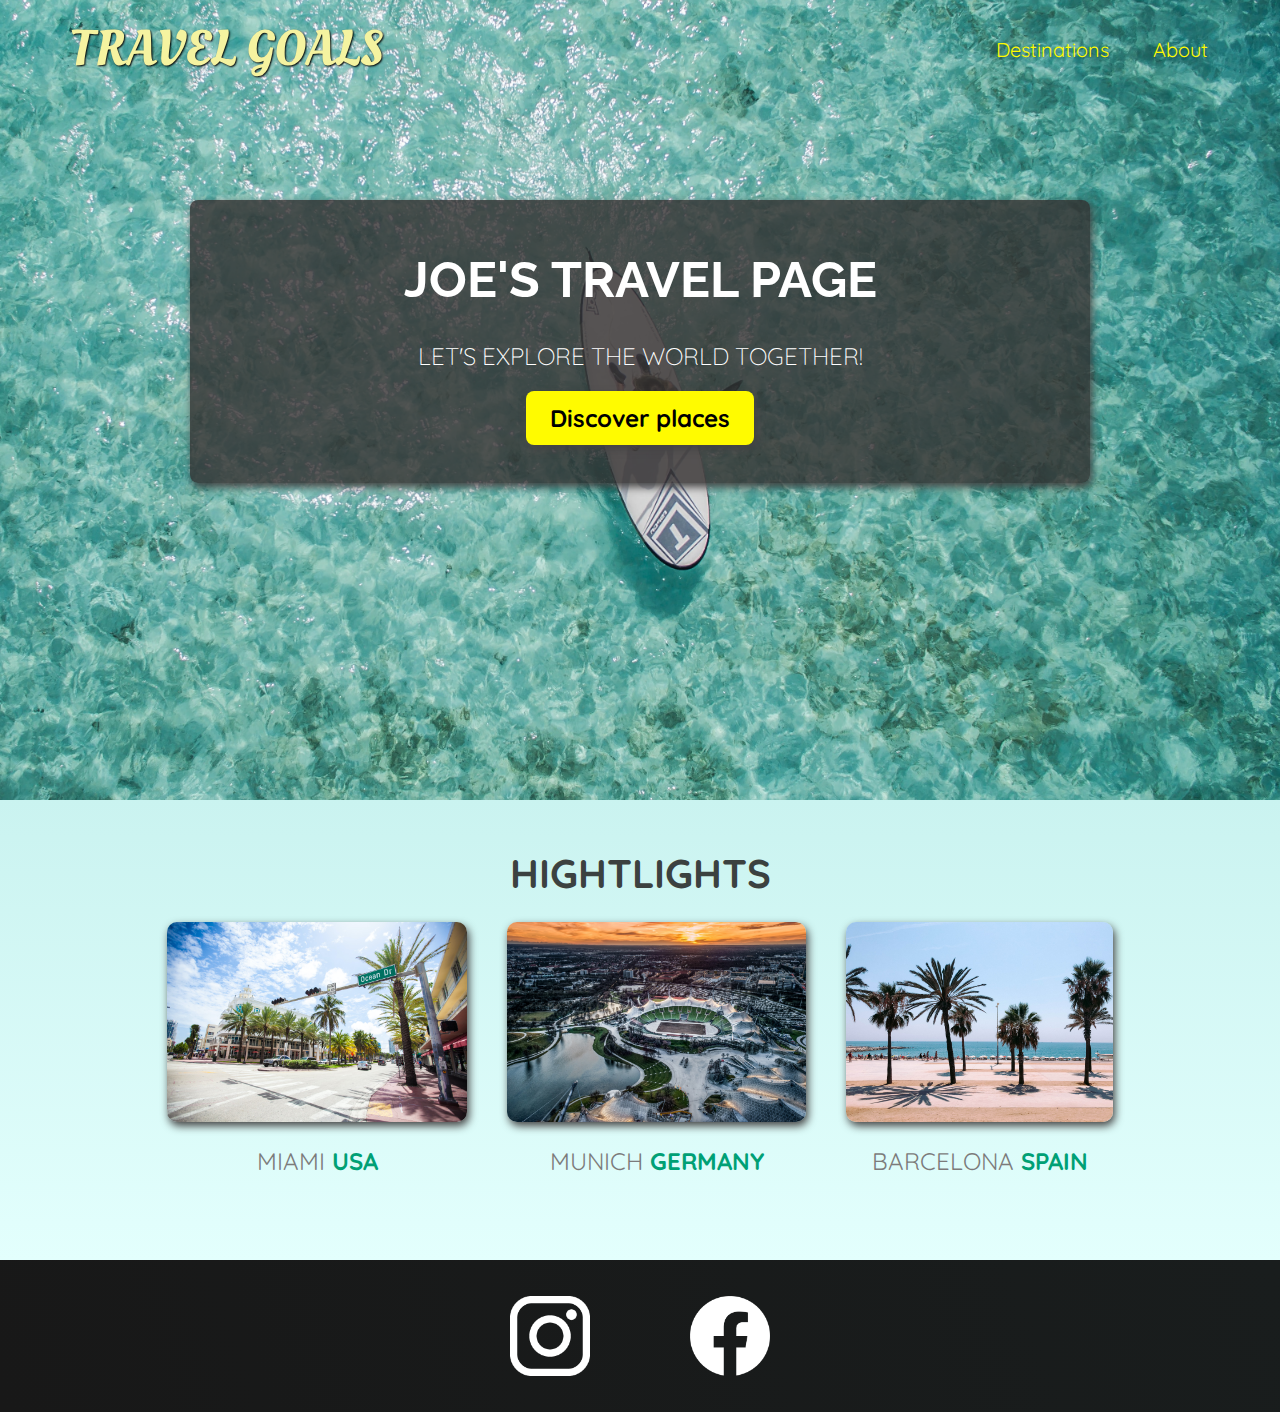
<file: index.html>
<!DOCTYPE html>
<html lang="en">
  <head>
    <meta charset="UTF-8" />
    <link
      href="https://fonts.googleapis.com/css2?family=Raleway:wght@700&family=Oleo+Script:wght@700&family=Quicksand:wght@300;500;700&display=swap"
      rel="stylesheet"
    />
    <link rel="stylesheet" href="shared.css" />
    <link rel="stylesheet" href="styles.css" />
    <title>Travel Goals</title>
  </head>
  <body>
    <header>
      <div id="page-logo">
        <a href="places.html">Travel Goals</a>
      </div>
      <nav>
        <ul>
          <li><a href="places.html">Destinations</a></li>
          <li><a href="">About</a></li>
        </ul>
      </nav>
    </header>
    <main>
      <section id="hero">
        <div id="hero-content">
          <h1>Joe's Travel page</h1>
          <p>Let's explore the world together!</p>
          <a href="places.html">Discover places</a>
        </div>
      </section>
      <section id="highlights">
        <h2>hightlights</h2>
        <ul id="destinations">
          <li class="destination">
            <img
              src="images/places/miami.jpg"
              alt="Miami streets on sunny day"
            />
            <p>Miami <strong>USA</strong></p>
          </li>
          <li class="destination">
            <img src="images/places/munich.jpg" alt="Munichstadium in winter" />
            <p>Munich <strong>Germany</strong></p>
          </li>
          <li class="destination">
            <img
              src="images/places/barcelona.jpg"
              alt="Pala beach in barcelona"
            />
            <p>barcelona <strong>Spain</strong></p>
          </li>
        </ul>
      </section>
    </main>
    <footer>
      <ul>
        <li>
          <a href="https://www.instagram.com"
            ><img src="images/icons/insta.png" alt="Instagram logo"
          /></a>
        </li>
        <li>
          <a href="http://www.facebook.com"
            ><img src="images/icons/facebook.png" alt="Facebook logo"
          /></a>
        </li>
      </ul>
    </footer>
  </body>
</html>
</file>
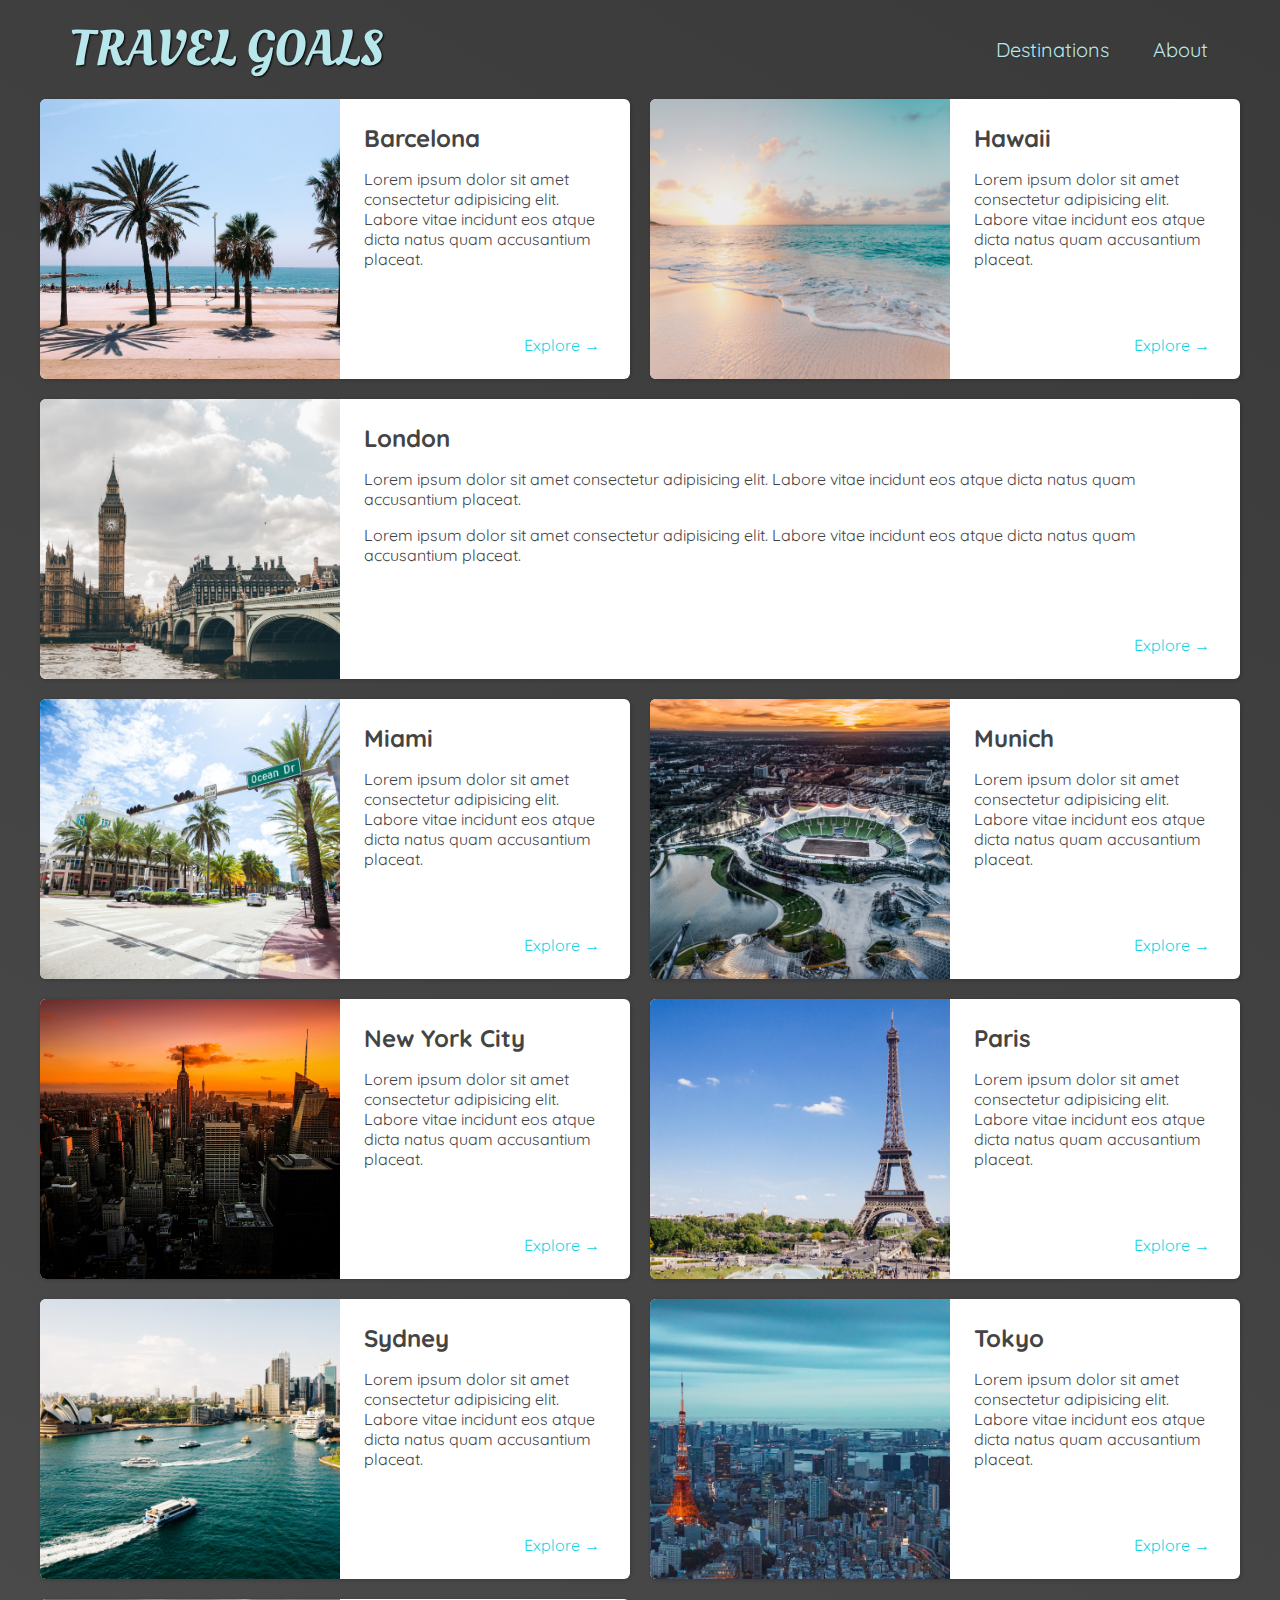
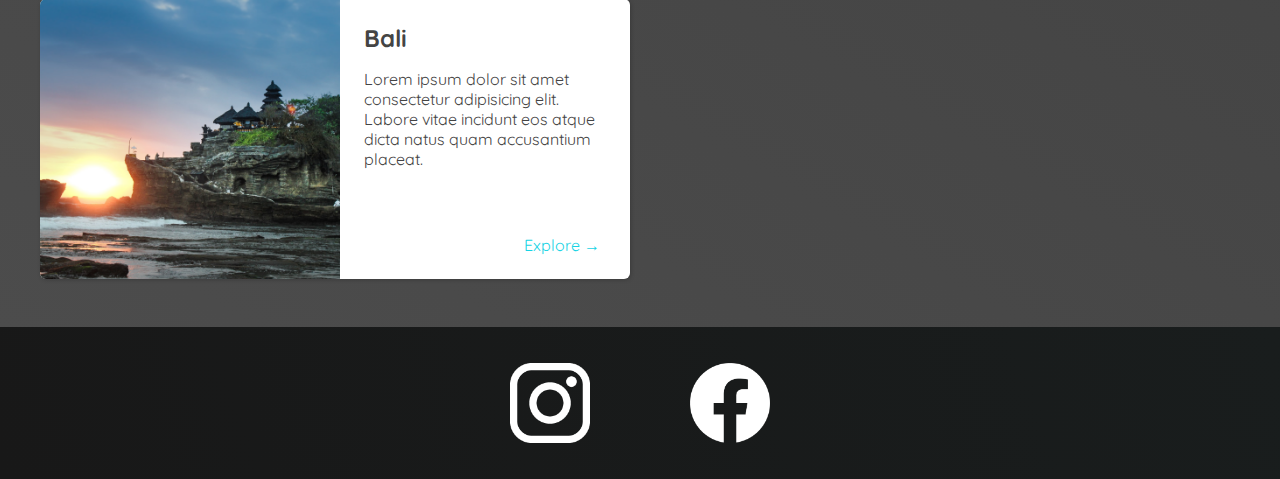
<file: places.html>
<!DOCTYPE html>
<html lang="en">
  <head>
    <meta charset="UTF-8" />
    <link
      href="https://fonts.googleapis.com/css2?family=Raleway:wght@700&family=Oleo+Script:wght@700&family=Quicksand:wght@300;500;700&display=swap"
      rel="stylesheet"
    />
    <link rel="stylesheet" href="shared.css" />
    <link rel="stylesheet" href="places.css" />
    <title>Travel Goals</title>
  </head>
  <body>
    <header>
      <div id="page-logo">
        <a href="index.html">Travel Goals</a>
      </div>
      <nav>
        <ul>
          <li><a href="places.html">Destinations</a></li>
          <li><a href="">About</a></li>
        </ul>
      </nav>
    </header>
    <main>
        <ul>
            <li>
              <img src="images/places/barcelona.jpg" alt="City of Barcelona" />
              <div class="item-content">
                <div>
                  <h2>Barcelona</h2>
                  <p>
                    Lorem ipsum dolor sit amet consectetur adipisicing elit. Labore
                    vitae incidunt eos atque dicta natus quam accusantium placeat.
                  </p>
                </div>
                <div class="actions">
                  <a href="https://en.wikipedia.org/wiki/Barcelona">Explore &#x2192</a>
                </div>
              </div>
            </li>
            <li>
              <img src="images/places/hawaii.jpg" alt="Hawaii beach" />
              <div class="item-content">
                <div>
                  <h2>Hawaii</h2>
                  <p>
                    Lorem ipsum dolor sit amet consectetur adipisicing elit. Labore
                    vitae incidunt eos atque dicta natus quam accusantium placeat.
                  </p>
                </div>
                <div class="actions">
                  <a href="hhttps://en.wikipedia.org/wiki/Hawaii">Explore &#x2192</a>
                </div>
              </div>
            </li>
            <li>
              <img src="images/places/london.jpg" alt="London city" />
              <div class="item-content">
                <div>
                  <h2>London</h2>
                  <p>
                    Lorem ipsum dolor sit amet consectetur adipisicing elit. Labore
                    vitae incidunt eos atque dicta natus quam accusantium placeat.
                  </p>
                  <p>
                    Lorem ipsum dolor sit amet consectetur adipisicing elit. Labore
                    vitae incidunt eos atque dicta natus quam accusantium placeat.
                  </p>
                </div>
                <div class="actions">
                  <a href="https://en.wikipedia.org/wiki/London">Explore &#x2192</a>
                </div>
              </div>
            </li>
            <li>
              <img src="images/places/miami.jpg" alt="Miami streets" />
              <div class="item-content">
                <div>
                  <h2>Miami</h2>
                  <p>
                    Lorem ipsum dolor sit amet consectetur adipisicing elit. Labore
                    vitae incidunt eos atque dicta natus quam accusantium placeat.
                  </p>
                </div>
                <div class="actions">
                  <a href="https://en.wikipedia.org/wiki/Miami">Explore &#x2192</a>
                </div>
              </div>
            </li>
            <li>
              <img src="images/places/munich.jpg" alt="Munich football stadium" />
              <div class="item-content">
                <div>
                  <h2>Munich</h2>
                  <p>
                    Lorem ipsum dolor sit amet consectetur adipisicing elit. Labore
                    vitae incidunt eos atque dicta natus quam accusantium placeat.
                  </p>
                </div>
                <div class="actions">
                  <a href="https://en.wikipedia.org/wiki/Munich">Explore &#x2192</a>
                </div>
              </div>
            </li>
            <li>
              <img src="images/places/new-york-city.jpg" alt="New York City skyline" />
              <div class="item-content">
                <div>
                  <h2>New York City</h2>
                  <p>
                    Lorem ipsum dolor sit amet consectetur adipisicing elit. Labore
                    vitae incidunt eos atque dicta natus quam accusantium placeat.
                  </p>
                </div>
                <div class="actions">
                  <a href="https://en.wikipedia.org/wiki/New_York_City"
                    >Explore &#x2192</a
                  >
                </div>
              </div>
            </li>
            <li>
              <img src="images/places/paris.jpg" alt="Paris city" />
              <div class="item-content">
                <div>
                  <h2>Paris</h2>
                  <p>
                    Lorem ipsum dolor sit amet consectetur adipisicing elit. Labore
                    vitae incidunt eos atque dicta natus quam accusantium placeat.
                  </p>
                </div>
                <div class="actions">
                  <a href="https://en.wikipedia.org/wiki/Paris">Explore &#x2192</a>
                </div>
              </div>
            </li>
            <li>
              <img src="images/places/sydney.jpg" alt="Sydney beach" />
              <div class="item-content">
                <div>
                  <h2>Sydney</h2>
                  <p>
                    Lorem ipsum dolor sit amet consectetur adipisicing elit. Labore
                    vitae incidunt eos atque dicta natus quam accusantium placeat.
                  </p>
                </div>
                <div class="actions">
                  <a href="https://en.wikipedia.org/wiki/Sydney">Explore &#x2192</a>
                </div>
              </div>
            </li>
            <li>
              <img src="images/places/tokyo.jpg" alt="Tokyo skyline" />
              <div class="item-content">
                <div>
                  <h2>Tokyo</h2>
                  <p>
                    Lorem ipsum dolor sit amet consectetur adipisicing elit. Labore
                    vitae incidunt eos atque dicta natus quam accusantium placeat.
                  </p>
                </div>
                <div class="actions">
                  <a href="https://en.wikipedia.org/wiki/Tokyo">Explore &#x2192</a>
                </div>
              </div>
            </li>
            <li>
              <img src="images/places/bali.jpg" alt="Bali beach" />
              <div class="item-content">
                <div>
                  <h2>Bali</h2>
                  <p>
                    Lorem ipsum dolor sit amet consectetur adipisicing elit. Labore
                    vitae incidunt eos atque dicta natus quam accusantium placeat.
                  </p>
                </div>
                <div class="actions">
                  <a href="https://en.wikipedia.org/wiki/Bali">Explore &#x2192</a>
                </div>
              </div>
            </li>
          </ul>
    </main>
    <footer>
      <ul>
        <li>
          <a href="https://www.instagram.com"
            ><img src="images/icons/insta.png" alt="Instagram logo"
          /></a>
        </li>
        <li>
          <a href="http://www.facebook.com"
            ><img src="images/icons/facebook.png" alt="Facebook logo"
          /></a>
        </li>
      </ul>
    </footer>
  </body>
</html>
</file>
<file: shared.css>
body {
  font-family: "Quicksand", sans-serif;
  margin: 0;
}

ul {
  list-style: none;
  margin: 0;
  padding: 0;
}

header {
  display: flex;
  justify-content: space-between;
  align-items: center;
  padding: 15px 60px;
  position: absolute;
  width: 100%;
  top: 0;
  left: 0;
  box-sizing: border-box;
}

#page-logo a {
  padding: 10px;
  font-family: "Oleo Script", sans-serif;
  color: rgb(245, 243, 160);
  font-size: 50px;
  text-decoration: none;
  text-transform: uppercase;
  text-shadow: 1px 1px 2px rgb(0, 0, 0);
}

header ul {
  display: flex;
}

header li {
  margin-left: 20px;
}

header a {
  color: rgb(255, 251, 0);
  text-decoration: none;
  font-size: 20px;
  padding: 12px;
  text-shadow: 1px 1px 2px rgba(0, 0, 0, 0.2);
  border-radius: 6px;
}

header a:hover {
  color: rgb(77, 77, 77);
  background-color: rgb(255, 251, 0);
}

footer {
  background: linear-gradient(70deg, rgb(24, 24, 24), rgb(25, 29, 29));
  padding: 36px;
}

footer ul {
  display: flex;
  justify-content: center;
  /* padding: 40px */
}

footer li {
  width: 80px;
  height: 80px;
  margin: 0 50px;
}

footer img {
  width: 100%;
  height: 100%;
}
</file>
<file: styles.css>
#hero {
  height: 800px;
  background-image: url("images/places/ocean.jpeg");
  background-position: center;
  background-size: cover;
}

#hero-content {
  width: 900px;
  background-color: rgba(51, 47, 47, 0.8);
  box-shadow: 2px 4px 8px rgb(68, 67, 67);
  border-radius: 8px;
  text-align: center;
  padding: 50px 0;
  margin: 0 auto;
  position: relative;
  top: 200px;
}

#hero-content h1 {
  color: white;
  text-transform: uppercase;
  font-size: 50px;
  font-family: "Raleway", sans-serif;
  margin: 0;
}

#hero-content p {
  color: white;
  text-transform: uppercase;
  font-size: 24px;
  font-weight: 300;
  margin: 32px;
}

#hero-content a {
  text-decoration: none;
  background-color: rgb(255, 251, 0);
  padding: 12px 24px;
  color: black;
  font-size: 24px;
  font-weight: bold;
  border-radius: 8px;
  box-shadow: 2px 4px 8px rgb(68, 67, 67);
}

#hero-content a:hover {
  background-color: rgb(175, 172, 0);
}

#highlights {
  padding: 24px;
  background: linear-gradient(0deg, rgb(227,255, 253), rgb(202, 243, 240));
}

#highlights h2 {
  text-transform: uppercase;
  text-align: center;
  font-size: 40px;
  color: rgb(59, 65, 64);
  margin: 24px 0;
}

#destinations {
  display: flex;
  width: 90%;
  margin: auto;
  margin-bottom: 40px;
  justify-content: center;
}

.destination {
  margin: 0 20px;
  text-transform: uppercase;
}

.destination p {
  text-align: center;
  font-size: 24px;
  color: rgb(124, 123, 123);
  margin: 20px 0;
}

.destination img {
  height: 200px;
  width: 100%;
  box-shadow: 2px 4px 8px rgb(68, 67, 67);
  border-radius: 10px;
  object-fit: cover;
}

.destination strong {
  color: rgb(0, 160, 117);
}
</file>
<file: places.css>
body {
  background: linear-gradient(30deg, rgb(77, 77, 77), rgb(58, 58, 58));
  color: rgb(68, 68, 68);
}

#page-logo a {
  color: rgb(183, 230, 235);
}

#page-logo a:hover {
  background-color: rgb(183, 230, 235);
  color: rgb(59, 59, 59);
}

header {
  position: static;
}

header a {
  color: rgb(183, 230, 235);
}

header nav a:hover {
  background-color: rgb(183, 230, 235);
  color: rgb(59, 59, 59);
}

main ul {
  width: 1200px;
  margin: 0 auto 48px auto;
  display: grid;
  grid-template-columns: 1fr 1fr;
  gap: 20px 20px;
}

li:nth-of-type(3) {
  grid-column: 1 / span 2;
}

main li {
  display: flex;
  background-color: white;
  box-shadow: 1px 1px 4px rgba(0, 0, 0, 0.2);
  border-radius: 6px;
  overflow: hidden;
}

main li img {
  width: 300px;
  height: 280px;
  object-fit: cover;
}

.item-content {
  padding: 24px;
  display: flex;
  flex-direction: column;
  justify-content: space-between;
}

.item-content h2 {
  margin: 0;
}

.actions {
  text-align: right;
}

.actions a {
  text-decoration: none;
  padding: 6px;
  color: rgb(22, 211, 228);
  border-radius: 6px;
}

.actions a:hover {
  background-color: rgb(235, 253, 255);
}

/* .item-content a {
  display: flow-root;
  color: aqua;
  text-align: right;
  padding: 12px;
  text-shadow: 1px 1px 2px rgba(0, 0, 0, 0.2);
  border-radius: 6px;
  text-decoration: none;
}

.item-content a:hover {
  color: rgb(0, 159, 159);
  background-color: rgb(205, 251, 251);
} */
</file>
